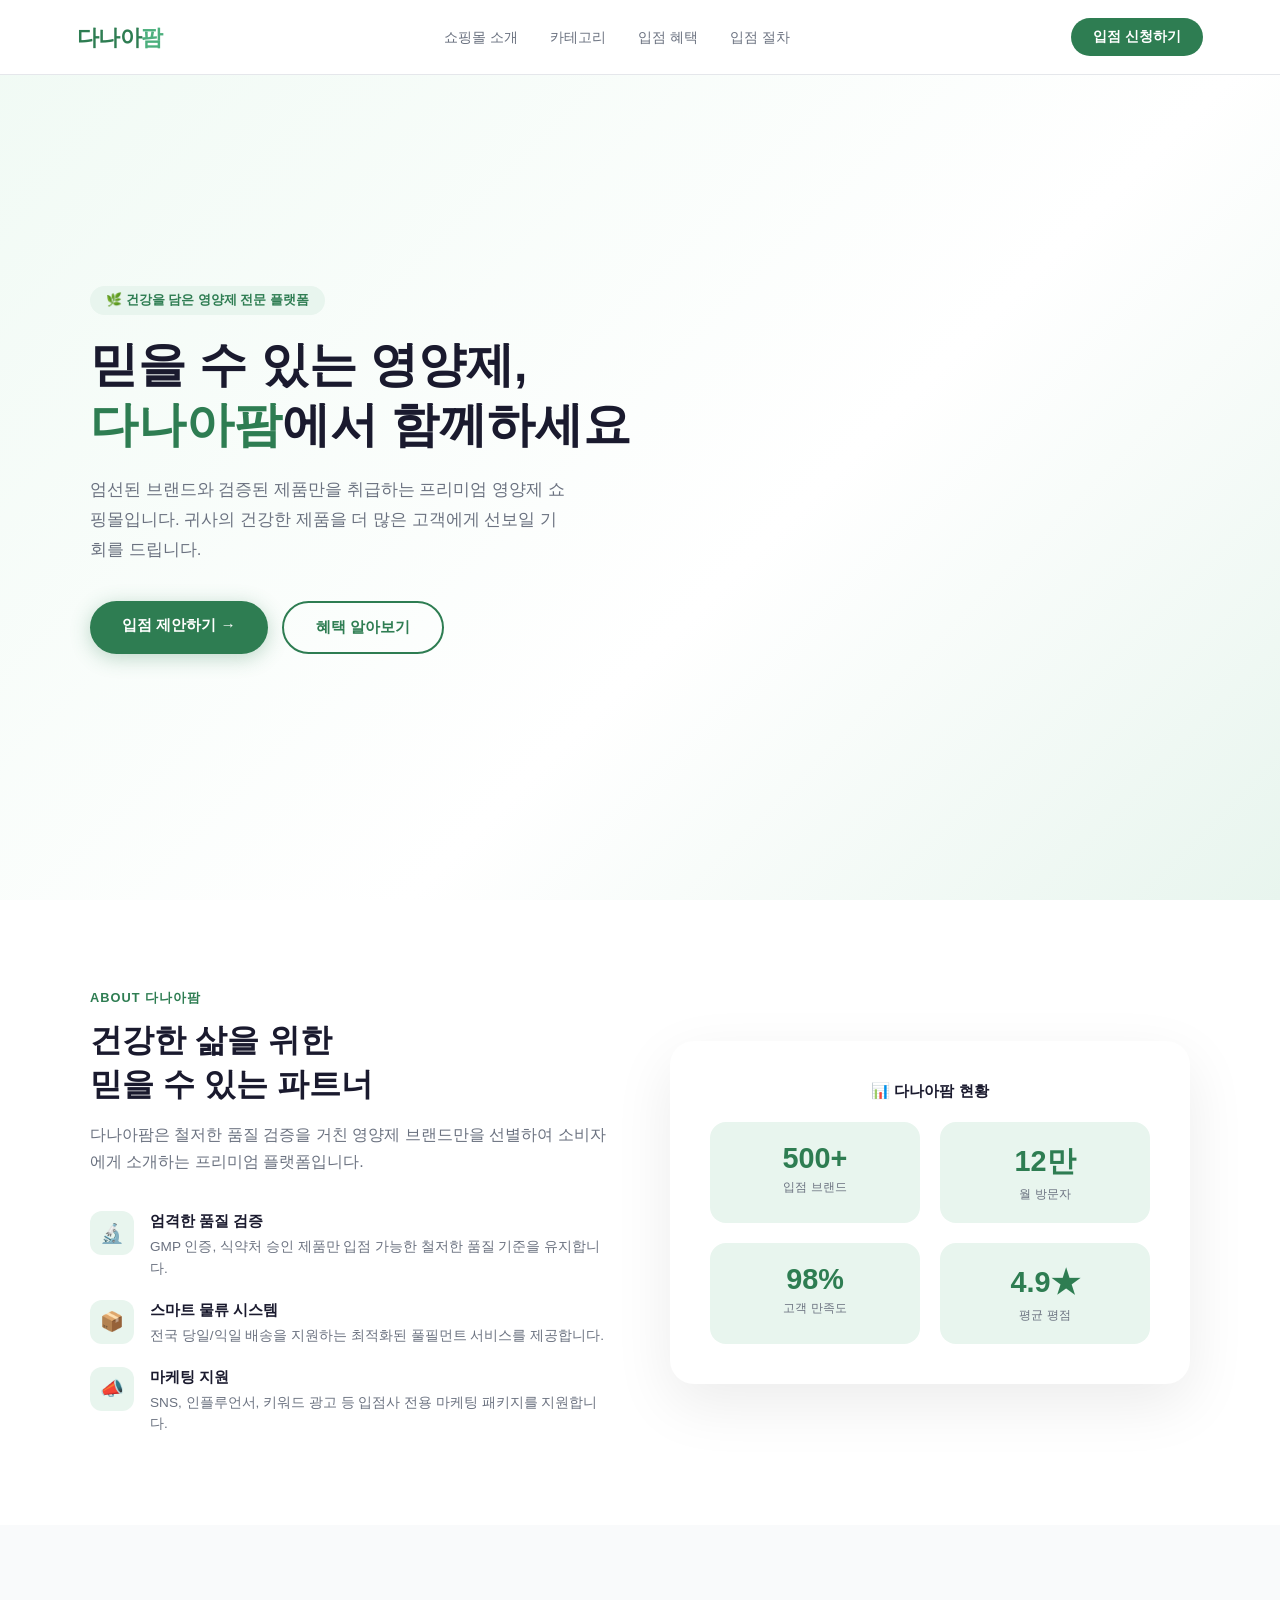
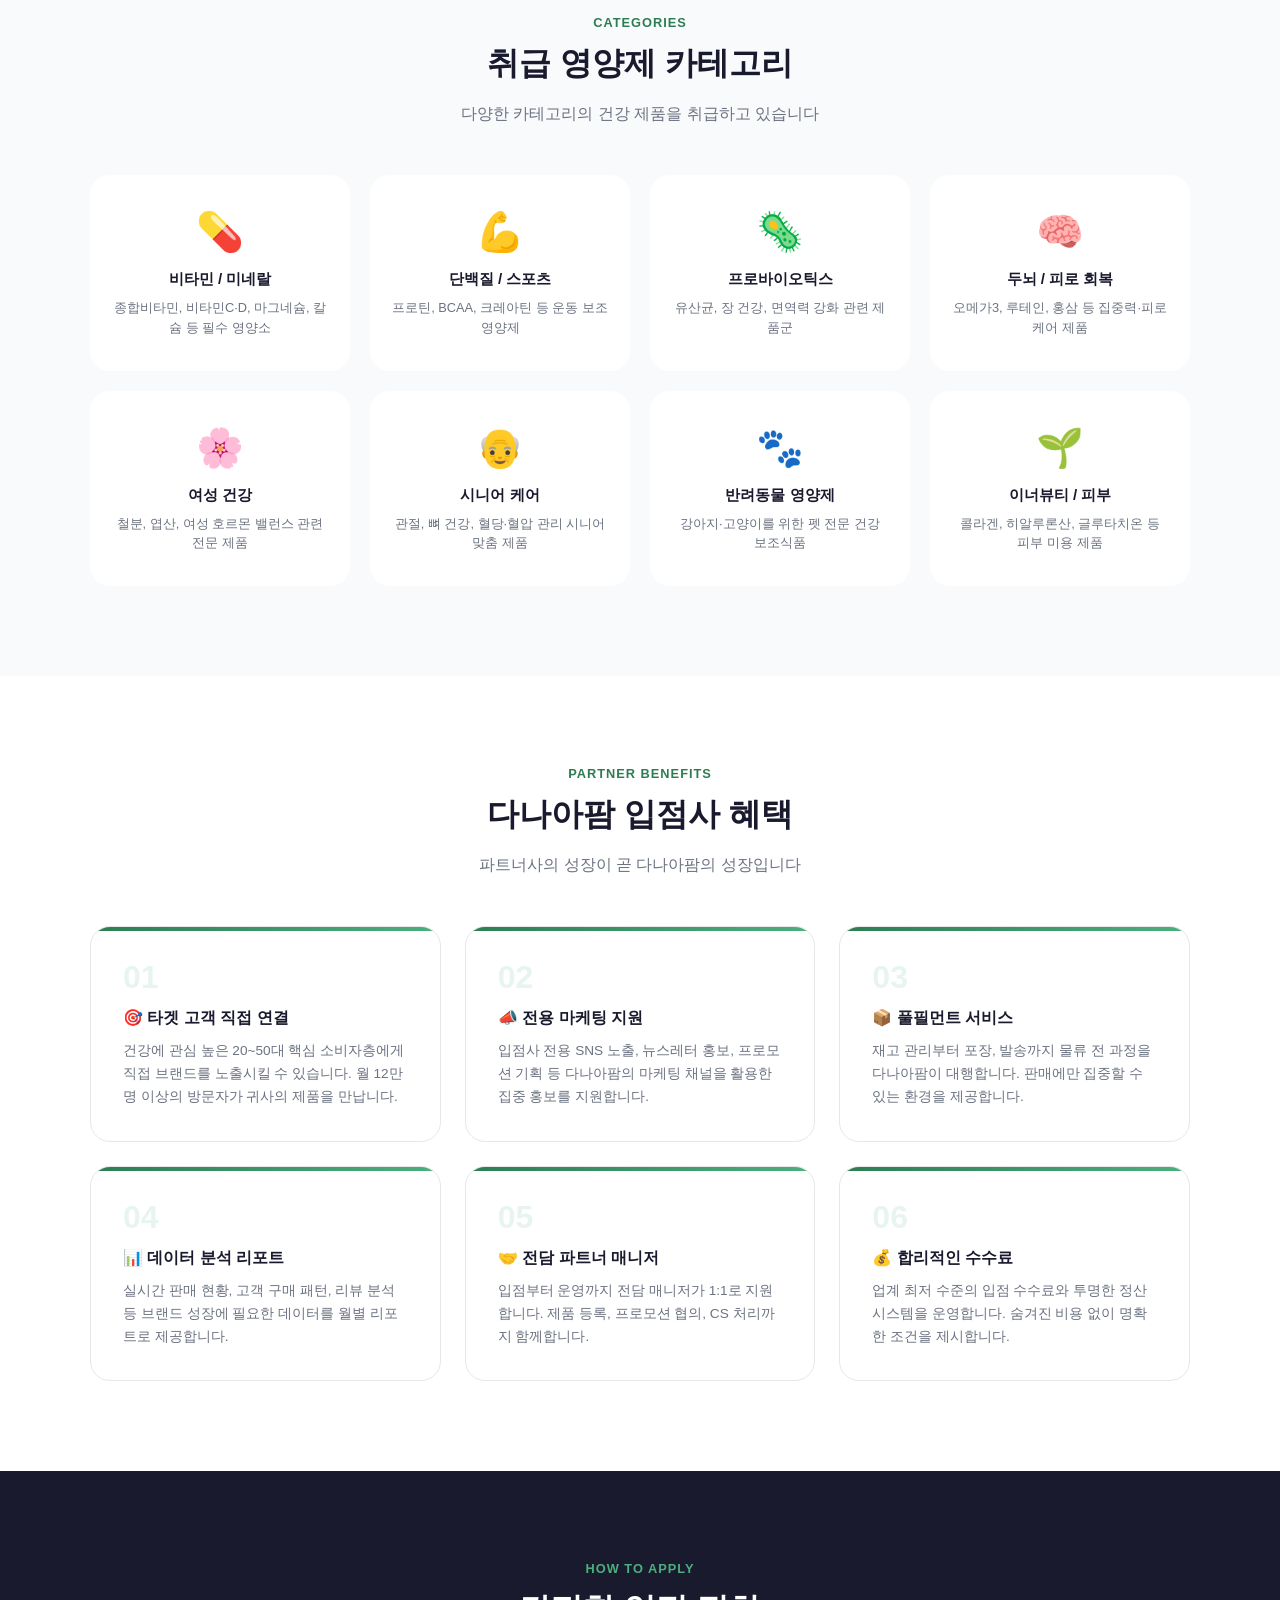
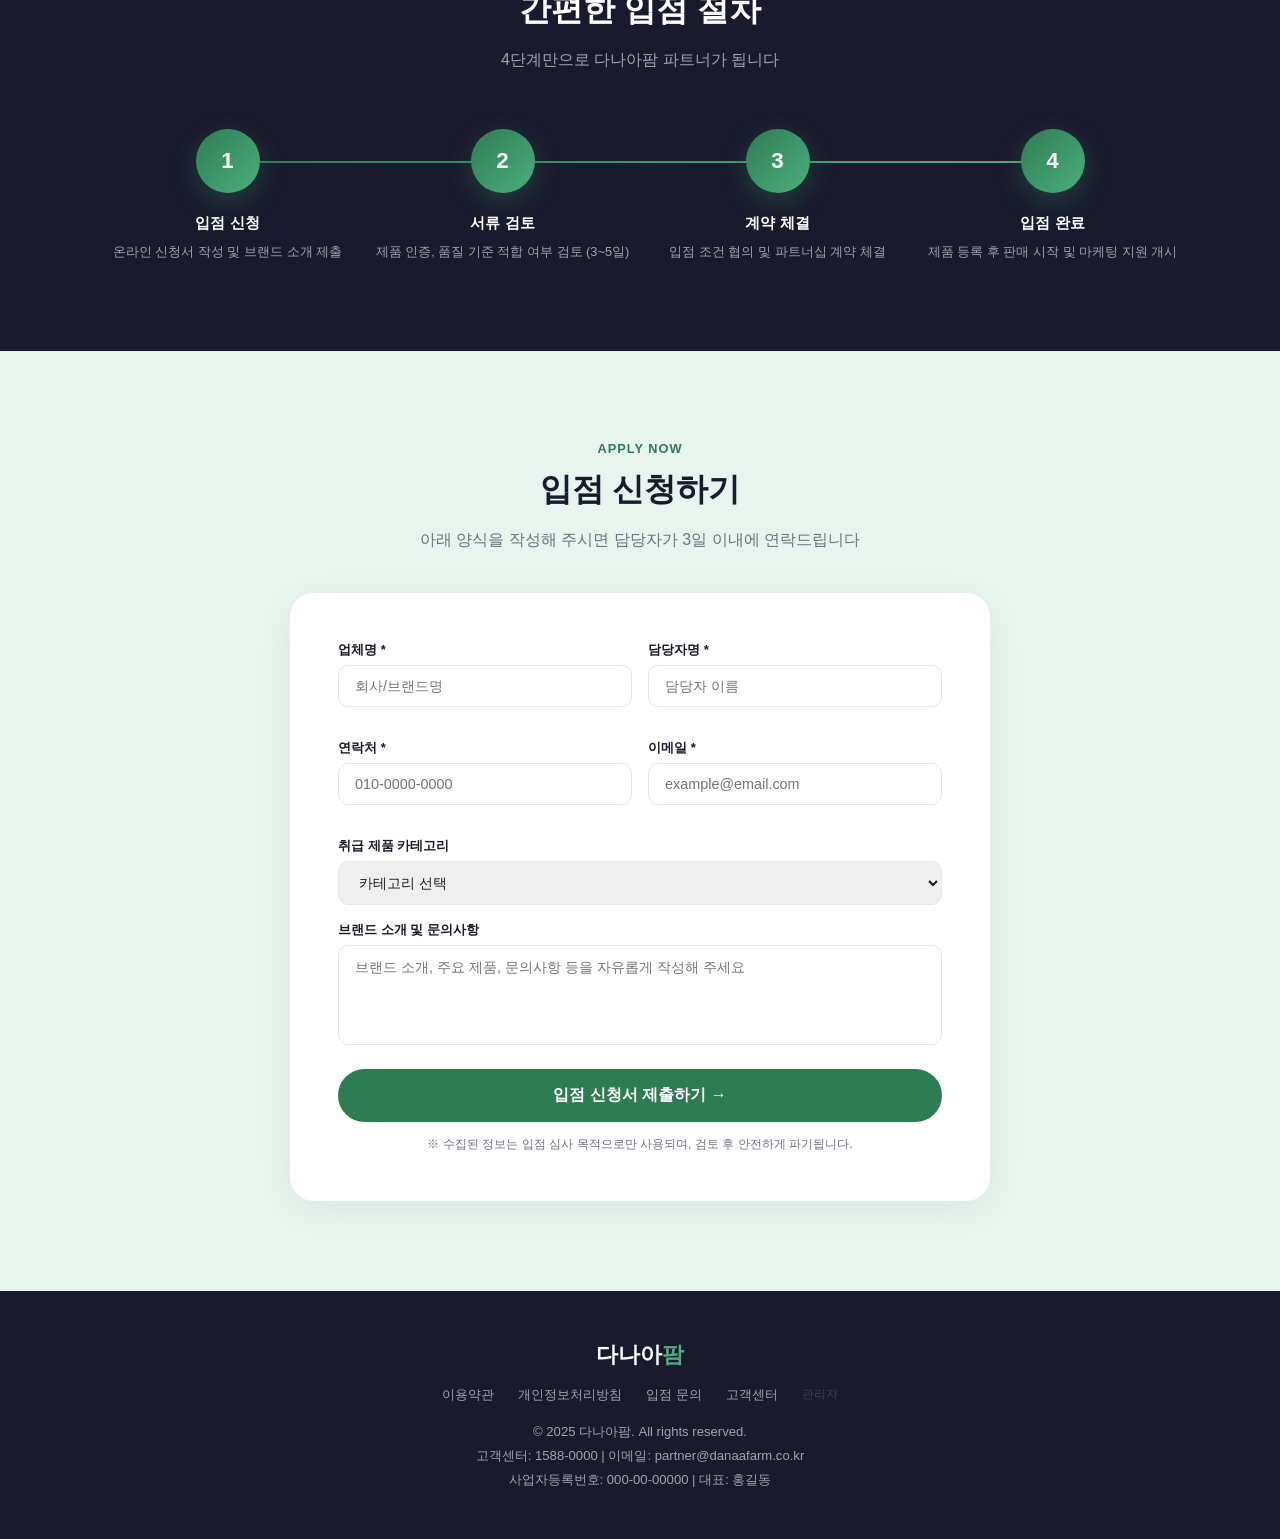
<file: index.html>
<!DOCTYPE html>
<html lang="ko">
<head>
  <meta charset="UTF-8">
  <meta name="viewport" content="width=device-width, initial-scale=1.0">
  <title>다나아팜 - 건강을 담은 쇼핑몰</title>
  <link rel="stylesheet" href="./css/style.css">

</head>
<body>

  <!-- MAIN PAGE -->
  <div id="mainPage">
  <!-- NAVIGATION -->
  <nav>
    <div class="logo">다나아<span>팜</span></div>
    <ul class="nav-links">
      <li><a href="#about">쇼핑몰 소개</a></li>
      <li><a href="#categories">카테고리</a></li>
      <li><a href="#benefits">입점 혜택</a></li>
      <li><a href="#process">입점 절차</a></li>
    </ul>
    <a href="#apply" class="nav-cta">입점 신청하기</a>
  </nav>

<section class="hero">
  <div class="hero-inner">
    <div class="hero-text">
      <div class="hero-badge">🌿 건강을 담은 영양제 전문 플랫폼</div>
      <h1>믿을 수 있는 영양제,<br><em>다나아팜</em>에서 함께하세요</h1>
      <p>엄선된 브랜드와 검증된 제품만을 취급하는 프리미엄 영양제 쇼핑몰입니다. 귀사의 건강한 제품을 더 많은 고객에게 선보일 기회를 드립니다.</p>
      <div class="hero-btns">
        <a href="#apply" class="btn-primary">입점 제안하기 →</a>
        <a href="#benefits" class="btn-outline">혜택 알아보기</a>
      </div>
    </div>

  </div>
</section>

<section id="about">
  <div class="section-inner">
    <div class="about-grid">
      <div>
        <div class="section-label">About 다나아팜</div>
        <h2 class="section-title">건강한 삶을 위한<br>믿을 수 있는 파트너</h2>
        <p class="section-sub">다나아팜은 철저한 품질 검증을 거친 영양제 브랜드만을 선별하여 소비자에게 소개하는 프리미엄 플랫폼입니다.</p>
        <div class="about-features">
          <div class="feature-item"><div class="feature-icon">🔬</div><div class="feature-text"><h4>엄격한 품질 검증</h4><p>GMP 인증, 식약처 승인 제품만 입점 가능한 철저한 품질 기준을 유지합니다.</p></div></div>
          <div class="feature-item"><div class="feature-icon">📦</div><div class="feature-text"><h4>스마트 물류 시스템</h4><p>전국 당일/익일 배송을 지원하는 최적화된 풀필먼트 서비스를 제공합니다.</p></div></div>
          <div class="feature-item"><div class="feature-icon">📣</div><div class="feature-text"><h4>마케팅 지원</h4><p>SNS, 인플루언서, 키워드 광고 등 입점사 전용 마케팅 패키지를 지원합니다.</p></div></div>
        </div>
      </div>
      <div class="hero-visual">
        <div class="hero-card">
          <div class="hero-card-title">📊 다나아팜 현황</div>
          <div class="stat-grid">
            <div class="stat-item"><div class="stat-num">500+</div><div class="stat-label">입점 브랜드</div></div>
            <div class="stat-item"><div class="stat-num">12만</div><div class="stat-label">월 방문자</div></div>
            <div class="stat-item"><div class="stat-num">98%</div><div class="stat-label">고객 만족도</div></div>
            <div class="stat-item"><div class="stat-num">4.9★</div><div class="stat-label">평균 평점</div></div>
         </div>
        </div>
      </div>
    </div>
  </div>
</section>

  <!-- CATEGORIES SECTION -->
  <section class="categories" id="categories">
    <div class="section-inner">
      <div class="cat-header">
        <div class="section-label">Categories</div>
        <h2 class="section-title">취급 영양제 카테고리</h2>
        <p class="section-sub">다양한 카테고리의 건강 제품을 취급하고 있습니다</p>
      </div>
      <div class="cat-grid">
        <div class="cat-card">
          <div class="cat-emoji">💊</div>
          <h3>비타민 / 미네랄</h3>
          <p>종합비타민, 비타민C·D, 마그네슘, 칼슘 등 필수 영양소</p>
        </div>
        <div class="cat-card">
          <div class="cat-emoji">💪</div>
          <h3>단백질 / 스포츠</h3>
          <p>프로틴, BCAA, 크레아틴 등 운동 보조 영양제</p>
        </div>
        <div class="cat-card">
          <div class="cat-emoji">🦠</div>
          <h3>프로바이오틱스</h3>
          <p>유산균, 장 건강, 면역력 강화 관련 제품군</p>
        </div>
        <div class="cat-card">
          <div class="cat-emoji">🧠</div>
          <h3>두뇌 / 피로 회복</h3>
          <p>오메가3, 루테인, 홍삼 등 집중력·피로 케어 제품</p>
        </div>
        <div class="cat-card">
          <div class="cat-emoji">🌸</div>
          <h3>여성 건강</h3>
          <p>철분, 엽산, 여성 호르몬 밸런스 관련 전문 제품</p>
        </div>
        <div class="cat-card">
          <div class="cat-emoji">👴</div>
          <h3>시니어 케어</h3>
          <p>관절, 뼈 건강, 혈당·혈압 관리 시니어 맞춤 제품</p>
        </div>
        <div class="cat-card">
          <div class="cat-emoji">🐾</div>
          <h3>반려동물 영양제</h3>
          <p>강아지·고양이를 위한 펫 전문 건강 보조식품</p>
        </div>
        <div class="cat-card">
          <div class="cat-emoji">🌱</div>
          <h3>이너뷰티 / 피부</h3>
          <p>콜라겐, 히알루론산, 글루타치온 등 피부 미용 제품</p>
        </div>
      </div>
    </div>
  </section>

<section id="benefits">
  <div class="section-inner">
    <div class="benefits-header"><div class="section-label">Partner Benefits</div><h2 class="section-title">다나아팜 입점사 혜택</h2><p class="section-sub">파트너사의 성장이 곧 다나아팜의 성장입니다</p></div>
    <div class="benefits-grid">
      <div class="benefit-card"><div class="benefit-num">01</div><h3>🎯 타겟 고객 직접 연결</h3><p>건강에 관심 높은 20~50대 핵심 소비자층에게 직접 브랜드를 노출시킬 수 있습니다. 월 12만 명 이상의 방문자가 귀사의 제품을 만납니다.</p></div>
      <div class="benefit-card"><div class="benefit-num">02</div><h3>📣 전용 마케팅 지원</h3><p>입점사 전용 SNS 노출, 뉴스레터 홍보, 프로모션 기획 등 다나아팜의 마케팅 채널을 활용한 집중 홍보를 지원합니다.</p></div>
      <div class="benefit-card"><div class="benefit-num">03</div><h3>📦 풀필먼트 서비스</h3><p>재고 관리부터 포장, 발송까지 물류 전 과정을 다나아팜이 대행합니다. 판매에만 집중할 수 있는 환경을 제공합니다.</p></div>
      <div class="benefit-card"><div class="benefit-num">04</div><h3>📊 데이터 분석 리포트</h3><p>실시간 판매 현황, 고객 구매 패턴, 리뷰 분석 등 브랜드 성장에 필요한 데이터를 월별 리포트로 제공합니다.</p></div>
      <div class="benefit-card"><div class="benefit-num">05</div><h3>🤝 전담 파트너 매니저</h3><p>입점부터 운영까지 전담 매니저가 1:1로 지원합니다. 제품 등록, 프로모션 협의, CS 처리까지 함께합니다.</p></div>
      <div class="benefit-card"><div class="benefit-num">06</div><h3>💰 합리적인 수수료</h3><p>업계 최저 수준의 입점 수수료와 투명한 정산 시스템을 운영합니다. 숨겨진 비용 없이 명확한 조건을 제시합니다.</p></div>
    </div>
  </div>
</section>

<section class="process" id="process">
  <div class="section-inner">
    <div class="process-header"><div class="section-label" style="color:var(--green-light)">How to Apply</div><h2 class="section-title">간편한 입점 절차</h2><p class="section-sub">4단계만으로 다나아팜 파트너가 됩니다</p></div>
    <div class="process-steps">
      <div class="step"><div class="step-circle">1</div><h4>입점 신청</h4><p>온라인 신청서 작성 및 브랜드 소개 제출</p></div>
      <div class="step"><div class="step-circle">2</div><h4>서류 검토</h4><p>제품 인증, 품질 기준 적합 여부 검토 (3~5일)</p></div>
      <div class="step"><div class="step-circle">3</div><h4>계약 체결</h4><p>입점 조건 협의 및 파트너십 계약 체결</p></div>
      <div class="step"><div class="step-circle">4</div><h4>입점 완료</h4><p>제품 등록 후 판매 시작 및 마케팅 지원 개시</p></div>
    </div>
  </div>
</section>

<section class="form-section" id="apply">
  <div class="section-inner">
    <div class="form-inner">
      <div class="section-label">Apply Now</div>
      <h2 class="section-title">입점 신청하기</h2>
      <p class="section-sub" style="margin-bottom:40px">아래 양식을 작성해 주시면 담당자가 3일 이내에 연락드립니다</p>
      <div class="form-card">
        <div class="form-row">
          <div class="form-group"><label>업체명 *</label><input type="text" id="company" placeholder="회사/브랜드명"></div>
          <div class="form-group"><label>담당자명 *</label><input type="text" id="pname" placeholder="담당자 이름"></div>
        </div>
        <div class="form-row">
          <div class="form-group"><label>연락처 *</label><input type="tel" id="phone" placeholder="010-0000-0000"></div>
          <div class="form-group"><label>이메일 *</label><input type="email" id="email" placeholder="example@email.com"></div>
        </div>
        <div class="form-group">
          <label>취급 제품 카테고리</label>
          <select id="category">
            <option value="">카테고리 선택</option>
            <option>비타민 / 미네랄</option><option>단백질 / 스포츠</option><option>프로바이오틱스</option>
            <option>두뇌 / 피로 회복</option><option>여성 건강</option><option>시니어 케어</option>
            <option>반려동물 영양제</option><option>이너뷰티 / 피부</option><option>기타</option>
          </select>
        </div>
        <div class="form-group"><label>브랜드 소개 및 문의사항</label><textarea id="message" placeholder="브랜드 소개, 주요 제품, 문의사항 등을 자유롭게 작성해 주세요"></textarea></div>
        <button class="form-submit" id="submitBtn" onclick="submitForm()">입점 신청서 제출하기 →</button>
        <div class="sending-msg" id="sendingMsg">⏳ 신청서를 전송 중입니다. 잠시만 기다려주세요...</div>
        <div class="success-msg" id="successMsg">✅ 입점 신청이 완료되었습니다! 담당자가 3일 이내에 연락드리겠습니다. 감사합니다 🌿</div>
        <p class="form-note">※ 수집된 정보는 입점 심사 목적으로만 사용되며, 검토 후 안전하게 파기됩니다.</p>
      </div>
    </div>
  </div>
</section>

  <!-- FOOTER -->
  <footer>
    <div class="footer-logo">다나아<span>팜</span></div>
    <div class="footer-links">
      <a href="#">이용약관</a>
      <a href="#">개인정보처리방침</a>
      <a href="#">입점 문의</a>
      <a href="#">고객센터</a>
      <a href="#" class="admin-link" onclick="openLogin(event)">관리자</a>
    </div>
    <p>© 2025 다나아팜. All rights reserved.<br>
       고객센터: 1588-0000 | 이메일: partner@danaafarm.co.kr<br>
       사업자등록번호: 000-00-00000 | 대표: 홍길동</p>
  </footer>
  </div>

  <!-- LOGIN PANEL -->
  <div id="loginPanel" style="display:flex">
    <div class="login-card">
      <div style="font-size:2rem;margin-bottom:12px">🔐</div>
      <h2>관리자 로그인</h2>
      <p>다나아팜 관리자 전용 페이지입니다</p>
      <input type="password" class="login-input" id="pwInput" placeholder="비밀번호 입력" onkeydown="if(event.key==='Enter')checkLogin()">
      <button class="login-btn" onclick="checkLogin()">로그인</button>
      <div class="login-error" id="loginError">비밀번호가 올바르지 않습니다</div>
      <span class="login-cancel" onclick="closeLogin()">취소</span>
    </div>
  </div>

  <!-- ADMIN PANEL -->
  <div id="adminPanel">
    <div class="admin-nav">
      <div class="admin-nav-logo">다나아<span>팜</span> 관리자 대시보드</div>
      <button class="admin-close" onclick="closeAdmin()">← 홈으로</button>
    </div>
    <div class="admin-body">
      <div class="admin-header">
        <h1>📋 입점 신청 관리</h1>
        <p id="adminDate">—</p>
      </div>
      
      <div class="admin-stats">
        <div class="admin-stat all">
          <div class="admin-stat-num" id="statTotal">0</div>
          <div class="admin-stat-label">📊 전체 신청</div>
        </div>
        <div class="admin-stat s1">
          <div class="admin-stat-num" id="statNew">0</div>
          <div class="admin-stat-label">🟢 신규</div>
        </div>
        <div class="admin-stat s2">
          <div class="admin-stat-num" id="statReview">0</div>
          <div class="admin-stat-label">🟡 검토중</div>
        </div>
        <div class="admin-stat s3">
          <div class="admin-stat-num" id="statDone">0</div>
          <div class="admin-stat-label">🔵 완료</div>
        </div>
        <div class="admin-stat s4">
          <div class="admin-stat-num" id="statReject">0</div>
          <div class="admin-stat-label">🔴 반려</div>
        </div>
      </div>
      
      <div class="admin-toolbar">
        <div class="admin-toolbar-left">
          <h2>신청 목록</h2>
          <div class="filter-tabs">
            <button class="ftab active" onclick="setFilter('전체',this)">전체</button>
            <button class="ftab" onclick="setFilter('신규',this)">🟢 신규</button>
            <button class="ftab" onclick="setFilter('검토중',this)">🟡 검토중</button>
            <button class="ftab" onclick="setFilter('완료',this)">🔵 완료</button>
            <button class="ftab" onclick="setFilter('반려',this)">🔴 반려</button>
          </div>
        </div>
        <div class="admin-actions">
          <button class="btn-refresh" onclick="loadApplications()">🔄 새로고침</button>
          <button class="btn-export" onclick="exportCSV()">📥 CSV 내보내기</button>
        </div>
      </div>
      
      <div class="applications-table">
        <div class="table-wrap">
          <table>
            <thead>
              <tr>
                <th>#</th>
                <th>신청일시</th>
                <th>업체명</th>
                <th>담당자</th>
                <th>연락처</th>
                <th>이메일</th>
                <th>카테고리</th>
                <th>상태 변경</th>
                <th>관리</th>
              </tr>
            </thead>
            <tbody id="appTableBody"></tbody>
          </table>
        </div>
      </div>
    </div>
  </div>

  <!-- DETAIL MODAL -->
  <div id="detailModal">
    <div class="modal-card">
      <h3>📄 신청 상세 정보 <button class="modal-close" onclick="closeDetail()">✕</button></h3>
      <div id="detailContent"></div>
      <p style="font-size:.78rem;color:var(--gray);margin-top:16px;text-align:center">상태를 클릭하면 즉시 변경 및 저장됩니다</p>
      <div class="modal-status-row" id="modalStatusRow"></div>
    </div>
  </div>

  <!-- TOAST NOTIFICATION -->
  <div class="toast" id="toast"></div>

<script>
  // ===== ADMIN CONFIGURATION =====
  const ADMIN_PW = 'danaafarm2024';
  let applications = [];
  let currentFilter = '전체';
  let currentDetailIdx = -1;

  // ===== TOAST NOTIFICATION =====
  function showToast(msg) {
    const t = document.getElementById('toast');
    t.textContent = msg;
    t.classList.add('show');
    setTimeout(() => t.classList.remove('show'), 2500);
  }

  // ===== LOGIN FUNCTIONS =====
  function openLogin(e) {
    if (e) e.preventDefault();
    document.getElementById('loginPanel').style.display = 'flex';
    document.getElementById('pwInput').value = '';
    document.getElementById('loginError').style.display = 'none';
    setTimeout(() => document.getElementById('pwInput').focus(), 100);
  }

  function closeLogin() {
    document.getElementById('loginPanel').style.display = 'none';
  }

  function checkLogin() {
    if (document.getElementById('pwInput').value === ADMIN_PW) {
      closeLogin();
      openAdmin();
    } else {
      document.getElementById('loginError').style.display = 'block';
      document.getElementById('pwInput').value = '';
    }
  }

  // ===== ADMIN FUNCTIONS =====
  function openAdmin() {
    document.getElementById('adminPanel').style.display = 'block';
    window.scrollTo(0, 0);
    loadApplications();
  }

  function closeAdmin() {
    document.getElementById('adminPanel').style.display = 'none';
  }

  async function loadApplications() {
    try {
      const r = await window.storage.get('danaafarm_applications');
      applications = r ? JSON.parse(r.value) : [];
    } catch (e) {
      applications = [];
    }
    renderTable();
    updateStats();
    document.getElementById('adminDate').textContent = 
      '마지막 업데이트: ' + new Date().toLocaleString('ko-KR');
  }

  async function saveApplications() {
    try {
      await window.storage.set('danaafarm_applications', JSON.stringify(applications));
    } catch (e) {
      console.error(e);
    }
  }

  function updateStats() {
    document.getElementById('statTotal').textContent = applications.length;
    document.getElementById('statNew').textContent = 
      applications.filter(a => a.status === '신규').length;
    document.getElementById('statReview').textContent = 
      applications.filter(a => a.status === '검토중').length;
    document.getElementById('statDone').textContent = 
      applications.filter(a => a.status === '완료').length;
    document.getElementById('statReject').textContent = 
      applications.filter(a => a.status === '반려').length;
  }

  function setFilter(f, el) {
    currentFilter = f;
    document.querySelectorAll('.ftab').forEach(t => t.classList.remove('active'));
    el.classList.add('active');
    renderTable();
  }

  function renderTable() {
    const filtered = currentFilter === '전체' ? 
      applications : 
      applications.filter(a => a.status === currentFilter);
    const reversed = filtered.slice().reverse();
    const tbody = document.getElementById('appTableBody');
    
    if (!reversed.length) {
      tbody.innerHTML = `<tr><td colspan="9"><div class="empty-state"><div class="empty-icon">📭</div><p>해당 상태의 신청 내역이 없습니다</p></div></td></tr>`;
      return;
    }
    
    tbody.innerHTML = reversed.map((a) => {
      const realIdx = applications.indexOf(a);
      return `<tr>
        <td style="color:var(--gray);font-size:.78rem">${realIdx + 1}</td>
        <td style="white-space:nowrap;font-size:.78rem">${new Date(a.date).toLocaleString('ko-KR', {month:'2-digit',day:'2-digit',hour:'2-digit',minute:'2-digit'})}</td>
        <td><strong>${a.company}</strong></td>
        <td>${a.name}</td>
        <td style="white-space:nowrap">${a.phone}</td>
        <td style="font-size:.78rem">${a.email}</td>
        <td style="font-size:.8rem">${a.category || '—'}</td>
        <td>
          <select class="status-select s-${a.status || '신규'}" onchange="changeStatus(${realIdx},this)">
            <option ${a.status === '신규' ? 'selected' : ''}>신규</option>
            <option ${a.status === '검토중' ? 'selected' : ''}>검토중</option>
            <option ${a.status === '완료' ? 'selected' : ''}>완료</option>
            <option ${a.status === '반려' ? 'selected' : ''}>반려</option>
          </select>
        </td>
        <td style="white-space:nowrap">
          <button class="detail-btn" onclick="showDetail(${realIdx})">상세</button>
          <button class="delete-btn" onclick="deleteApp(${realIdx})" title="삭제">🗑</button>
        </td>
      </tr>`;
    }).join('');
  }

  async function changeStatus(idx, sel) {
    const prev = applications[idx].status;
    const next = sel.value;
    applications[idx].status = next;
    sel.className = `status-select s-${next}`;
    await saveApplications();
    updateStats();
    showToast(`✅ "${applications[idx].company}" 상태: ${prev} → ${next}`);
    if (currentDetailIdx === idx) renderModalStatus(idx);
  }

  async function deleteApp(idx) {
    if (!confirm(`"${applications[idx].company}" 신청을 삭제하시겠습니까?`)) return;
    applications.splice(idx, 1);
    await saveApplications();
    renderTable();
    updateStats();
    showToast('🗑 삭제되었습니다');
  }

  function showDetail(idx) {
    currentDetailIdx = idx;
    const a = applications[idx];
    document.getElementById('detailContent').innerHTML = `
      <div class="modal-row"><div class="modal-label">업체명</div><div class="modal-val"><strong>${a.company}</strong></div></div>
      <div class="modal-row"><div class="modal-label">담당자</div><div class="modal-val">${a.name}</div></div>
      <div class="modal-row"><div class="modal-label">연락처</div><div class="modal-val"><a href="tel:${a.phone}" style="color:var(--green)">${a.phone}</a></div></div>
      <div class="modal-row"><div class="modal-label">이메일</div><div class="modal-val"><a href="mailto:${a.email}" style="color:var(--green)">${a.email}</a></div></div>
      <div class="modal-row"><div class="modal-label">카테고리</div><div class="modal-val">${a.category || '—'}</div></div>
      <div class="modal-row"><div class="modal-label">신청일시</div><div class="modal-val">${new Date(a.date).toLocaleString('ko-KR')}</div></div>
      <div class="modal-row"><div class="modal-label">소개/문의</div><div class="modal-val" style="background:#f9fafb;padding:12px;border-radius:8px;max-height:120px;overflow-y:auto;white-space:pre-wrap">${a.message || '(없음)'}</div></div>
      <div style="margin-top:20px;font-size:.82rem;font-weight:700;color:var(--gray);margin-bottom:8px">📌 상태 변경</div>`;
    renderModalStatus(idx);
    document.getElementById('detailModal').style.display = 'flex';
  }

  function renderModalStatus(idx) {
    const a = applications[idx];
    const statuses = ['신규', '검토중', '완료', '반려'];
    document.getElementById('modalStatusRow').innerHTML = statuses.map(s =>
      `<button class="modal-status-btn ${s} ${a.status === s ? 'active' : ''}" onclick="changeStatusFromModal(${idx},'${s}')">${s}</button>`
    ).join('');
  }

  async function changeStatusFromModal(idx, newStatus) {
    const prev = applications[idx].status;
    applications[idx].status = newStatus;
    await saveApplications();
    renderTable();
    updateStats();
    renderModalStatus(idx);
    showToast(`✅ 상태 변경: ${prev} → ${newStatus}`);
  }

  function closeDetail() {
    document.getElementById('detailModal').style.display = 'none';
    currentDetailIdx = -1;
  }

  function exportCSV() {
    if (!applications.length) {
      alert('신청 데이터가 없습니다.');
      return;
    }
    const h = ['번호', '신청일시', '업체명', '담당자', '연락처', '이메일', '카테고리', '상태', '소개/문의'];
    const rows = applications.map((a, i) => [
      i + 1,
      new Date(a.date).toLocaleString('ko-KR'),
      a.company,
      a.name,
      a.phone,
      a.email,
      a.category || '',
      a.status || '신규',
      (a.message || '').replace(/,/g, '；').replace(/\n/g, ' ')
    ]);
    const csv = '\uFEFF' + [h, ...rows]
      .map(r => r.map(c => `"${c}"`).join(','))
      .join('\n');
    const blob = new Blob([csv], { type: 'text/csv;charset=utf-8;' });
    const url = URL.createObjectURL(blob);
    const l = document.createElement('a');
    l.href = url;
    l.download = '다나아팜_입점신청_' + new Date().toLocaleDateString('ko-KR') + '.csv';
    l.click();
  }

  // ===== FORM SUBMISSION =====
  async function submitForm() {
    const company = document.getElementById('company').value.trim();
    const name = document.getElementById('pname').value.trim();
    const phone = document.getElementById('phone').value.trim();
    const email = document.getElementById('email').value.trim();
    const category = document.getElementById('category').value;
    const message = document.getElementById('message').value.trim();
    
    if (!company || !name || !phone || !email) {
      alert('필수 항목을 모두 입력해 주세요.');
      return;
    }
    
    document.getElementById('submitBtn').disabled = true;
    document.getElementById('submitBtn').style.display = 'none';
    document.getElementById('sendingMsg').style.display = 'block';
    
    const newApp = {
      company,
      name,
      phone,
      email,
      category,
      message,
      date: new Date().toISOString(),
      status: '신규'
    };
    
    try {
      const r = await window.storage.get('danaafarm_applications');
      const arr = r ? JSON.parse(r.value) : [];
      arr.push(newApp);
      await window.storage.set('danaafarm_applications', JSON.stringify(arr));
    } catch (e) {}
    
    try {
      await fetch('https://api.anthropic.com/v1/messages', {
        method: 'POST',
        headers: { 'Content-Type': 'application/json' },
        body: JSON.stringify({
          model: 'claude-sonnet-4-20250514',
          max_tokens: 1000,
          messages: [{
            role: 'user',
            content: `다나아팜 입점 신청이 접수되었습니다. 아래 내용으로 이메일을 발송해주세요.\n받는 사람: partner@danaafarm.co.kr\n제목: [다나아팜] 새 입점 신청 - ${company}\n\n■ 업체명: ${company}\n■ 담당자: ${name}\n■ 연락처: ${phone}\n■ 이메일: ${email}\n■ 카테고리: ${category || '미선택'}\n■ 브랜드 소개: ${message || '없음'}\n■ 신청일시: ${new Date().toLocaleString('ko-KR')}`
          }],
          mcp_servers: [{
            type: 'url',
            url: 'https://gmailmcp.googleapis.com/mcp/v1',
            name: 'gmail-mcp'
          }]
        })
      });
    } catch (e) {}
    
    document.getElementById('sendingMsg').style.display = 'none';
    document.getElementById('successMsg').style.display = 'block';
  }

  // ===== INITIALIZATION =====
  document.addEventListener('DOMContentLoaded', () => {
    document.getElementById('loginPanel').style.display = 'none';
  });
</script>
</body>
</html>
</file>
<file: css/style.css>
/* =============================================
   다나아팜 (Danaafarm) - style.css
   ============================================= */

/* ---------- CSS Variables ---------- */
:root {
  --green: #2e7d52;
  --green-light: #4caf7d;
  --green-pale: #e8f5ee;
  --dark: #1a1a2e;
  --gray: #6b7280;
  --light: #f9fafb;
  --white: #ffffff;
}

/* ---------- Reset ---------- */
* { margin: 0; padding: 0; box-sizing: border-box; }
html { scroll-behavior: smooth; }
body {
  font-family: 'Apple SD Gothic Neo', 'Noto Sans KR', sans-serif;
  color: var(--dark);
  background: var(--white);
}

/* =============================================
   NAVIGATION
   ============================================= */
nav {
  position: fixed; top: 0; width: 100%;
  background: rgba(255,255,255,0.95);
  backdrop-filter: blur(10px);
  z-index: 100;
  display: flex; justify-content: space-between; align-items: center;
  padding: 18px 6%;
  border-bottom: 1px solid #e5e7eb;
}
.logo {
  font-size: 1.4rem; font-weight: 800;
  color: var(--green); letter-spacing: -0.5px; cursor: pointer;
}
.logo span { color: var(--green-light); }
.nav-links { display: flex; gap: 32px; list-style: none; }
.nav-links a {
  text-decoration: none; color: var(--gray);
  font-size: 0.9rem; font-weight: 500; transition: color 0.2s;
}
.nav-links a:hover { color: var(--green); }
.nav-cta {
  background: var(--green); color: white;
  padding: 10px 22px; border-radius: 50px;
  font-size: 0.85rem; font-weight: 600;
  text-decoration: none; transition: background 0.2s;
}
.nav-cta:hover { background: var(--green-light); }

/* =============================================
   HERO
   ============================================= */
.hero {
  min-height: 100vh; display: flex; align-items: center;
  background: linear-gradient(135deg, #f0faf4 0%, #ffffff 60%, #e8f5ee 100%);
  padding: 120px 6% 80px;
}
.hero-inner {
  max-width: 1100px; margin: 0 auto;
  display: flex; align-items: center; gap: 60px; width: 100%;
}
.hero-text { flex: 1; }
.hero-badge {
  display: inline-block; background: var(--green-pale); color: var(--green);
  padding: 6px 16px; border-radius: 50px;
  font-size: 0.8rem; font-weight: 600; margin-bottom: 20px;
}
.hero h1 { font-size: 3rem; font-weight: 800; line-height: 1.25; margin-bottom: 20px; }
.hero h1 em { color: var(--green); font-style: normal; }
.hero p {
  font-size: 1.05rem; color: var(--gray);
  line-height: 1.8; margin-bottom: 36px; max-width: 480px;
}
.hero-btns { display: flex; gap: 14px; flex-wrap: wrap; }

/* Buttons */
.btn-primary {
  background: var(--green); color: white;
  padding: 14px 32px; border-radius: 50px;
  font-size: 0.95rem; font-weight: 700;
  text-decoration: none; transition: all 0.2s;
  box-shadow: 0 4px 20px rgba(46,125,82,0.3);
}
.btn-primary:hover { background: var(--green-light); transform: translateY(-2px); }
.btn-outline {
  border: 2px solid var(--green); color: var(--green);
  padding: 14px 32px; border-radius: 50px;
  font-size: 0.95rem; font-weight: 700;
  text-decoration: none; transition: all 0.2s;
}
.btn-outline:hover { background: var(--green-pale); }



/* =============================================
   SECTION COMMON
   ============================================= */
section { padding: 90px 6%; }
.section-inner { max-width: 1100px; margin: 0 auto; }
.section-label {
  color: var(--green); font-size: 0.8rem; font-weight: 700;
  letter-spacing: 1px; text-transform: uppercase; margin-bottom: 12px;
}
.section-title { font-size: 2rem; font-weight: 800; margin-bottom: 14px; }
.section-sub { color: var(--gray); font-size: 1rem; line-height: 1.7; }

/* =============================================
   ABOUT
   ============================================= */
.about-grid { display: grid; grid-template-columns: 1fr 1fr; gap: 60px; align-items: center; }
.about-features { display: flex; flex-direction: column; gap: 20px; margin-top: 36px; }
.feature-item { display: flex; gap: 16px; align-items: flex-start; }
.feature-icon {
  width: 44px; height: 44px; background: var(--green-pale);
  border-radius: 12px; display: flex; align-items: center;
  justify-content: center; font-size: 1.2rem; flex-shrink: 0;
}
.feature-text h4 { font-size: 0.95rem; font-weight: 700; margin-bottom: 4px; }
.feature-text p { font-size: 0.85rem; color: var(--gray); line-height: 1.6; }
/* Hero Card */
.hero-visual { flex: 1; display: flex; justify-content: center; }
.hero-card {
  width: 100%;
  max-width: 100%;
  background: white; border-radius: 24px; padding: 40px;
  box-shadow: 0 20px 60px rgba(0,0,0,0.08);
}
.stat-grid { display: grid; grid-template-columns: 1fr 1fr; gap: 20px; }
.stat-item {
  text-align: center; padding: 20px;
  background: var(--green-pale); border-radius: 16px;
}
.stat-num { font-size: 1.8rem; font-weight: 800; color: var(--green); }
.stat-label { font-size: 0.78rem; color: var(--gray); margin-top: 4px; }
.hero-card-title { text-align: center; font-weight: 700; margin-bottom: 20px; font-size: 0.95rem; }
/* =============================================
   CATEGORIES
   ============================================= */
.categories { background: var(--light); }
.cat-header { text-align: center; margin-bottom: 48px; }
.cat-grid { display: grid; grid-template-columns: repeat(4, 1fr); gap: 20px; }
.cat-card {
  background: white; border-radius: 20px; padding: 32px 20px;
  text-align: center; transition: all 0.2s; border: 2px solid transparent;
}
.cat-card:hover {
  border-color: var(--green-light);
  transform: translateY(-4px);
  box-shadow: 0 12px 30px rgba(0,0,0,0.08);
}
.cat-emoji { font-size: 2.4rem; margin-bottom: 14px; }
.cat-card h3 { font-size: 0.95rem; font-weight: 700; margin-bottom: 8px; }
.cat-card p { font-size: 0.8rem; color: var(--gray); line-height: 1.5; }

/* =============================================
   BENEFITS
   ============================================= */
.benefits-header { text-align: center; margin-bottom: 48px; }
.benefits-grid { display: grid; grid-template-columns: repeat(3, 1fr); gap: 24px; }
.benefit-card {
  border: 1px solid #e5e7eb; border-radius: 20px; padding: 32px;
  transition: all 0.2s; position: relative; overflow: hidden;
}
.benefit-card::before {
  content: ''; position: absolute; top: 0; left: 0; right: 0; height: 4px;
  background: linear-gradient(90deg, var(--green), var(--green-light));
}
.benefit-card:hover { box-shadow: 0 16px 40px rgba(0,0,0,0.08); transform: translateY(-4px); }
.benefit-num { font-size: 2rem; font-weight: 800; color: var(--green-pale); margin-bottom: 12px; }
.benefit-card h3 { font-size: 1rem; font-weight: 700; margin-bottom: 10px; }
.benefit-card p { font-size: 0.85rem; color: var(--gray); line-height: 1.7; }

/* =============================================
   PROCESS
   ============================================= */
.process { background: var(--dark); color: white; }
.process-header { text-align: center; margin-bottom: 56px; }
.process-header .section-title { color: white; }
.process-header .section-sub { color: #9ca3af; }
.process-steps { display: flex; position: relative; }
.process-steps::before {
  content: ''; position: absolute; top: 32px; left: 10%; right: 10%;
  height: 2px; background: linear-gradient(90deg, var(--green), var(--green-light)); z-index: 0;
}
.step { flex: 1; text-align: center; position: relative; z-index: 1; }
.step-circle {
  width: 64px; height: 64px; border-radius: 50%;
  background: linear-gradient(135deg, var(--green), var(--green-light));
  display: flex; align-items: center; justify-content: center;
  margin: 0 auto 20px; font-size: 1.4rem; font-weight: 800; color: white;
  box-shadow: 0 8px 24px rgba(46,125,82,0.4);
}
.step h4 { font-size: 0.95rem; font-weight: 700; margin-bottom: 8px; color: white; }
.step p { font-size: 0.8rem; color: #9ca3af; line-height: 1.5; padding: 0 8px; }

/* =============================================
   APPLY FORM
   ============================================= */
.form-section { background: var(--green-pale); }
.form-inner { max-width: 700px; margin: 0 auto; text-align: center; }
.form-card {
  background: white; border-radius: 24px; padding: 48px;
  box-shadow: 0 8px 40px rgba(0,0,0,0.06);
}
.form-row { display: grid; grid-template-columns: 1fr 1fr; gap: 16px; margin-bottom: 16px; }
.form-group { display: flex; flex-direction: column; gap: 6px; margin-bottom: 16px; text-align: left; }
.form-group label { font-size: 0.82rem; font-weight: 600; color: var(--dark); }
.form-group input,
.form-group textarea,
.form-group select {
  border: 1px solid #e5e7eb; border-radius: 10px;
  padding: 12px 16px; font-size: 0.9rem; color: var(--dark);
  outline: none; transition: border 0.2s; font-family: inherit;
}
.form-group input:focus,
.form-group textarea:focus,
.form-group select:focus { border-color: var(--green); }
.form-group textarea { height: 100px; resize: none; }
.form-submit {
  width: 100%; background: var(--green); color: white; border: none;
  padding: 16px; border-radius: 50px; font-size: 1rem; font-weight: 700;
  cursor: pointer; transition: all 0.2s; margin-top: 8px;
}
.form-submit:hover { background: var(--green-light); }
.form-submit:disabled { background: #9ca3af; cursor: not-allowed; }
.success-msg {
  display: none; background: var(--green-pale); border-radius: 16px;
  padding: 24px; text-align: center; color: var(--green);
  font-weight: 600; margin-top: 16px;
}
.sending-msg { display: none; color: var(--gray); font-size: 0.85rem; margin-top: 12px; }
.form-note { font-size: 0.78rem; color: var(--gray); margin-top: 14px; }

/* =============================================
   FOOTER
   ============================================= */
footer { background: var(--dark); color: #9ca3af; padding: 48px 6%; text-align: center; }
.footer-logo { font-size: 1.4rem; font-weight: 800; color: white; margin-bottom: 12px; cursor: pointer; }
.footer-logo span { color: var(--green-light); }
.footer-links { display: flex; justify-content: center; gap: 24px; margin: 16px 0; flex-wrap: wrap; }
.footer-links a { color: #9ca3af; text-decoration: none; font-size: 0.82rem; }
.footer-links a:hover { color: var(--green-light); }
.admin-link { color: #374151 !important; font-size: 0.75rem !important; }
footer p { font-size: 0.82rem; line-height: 1.8; }

/* =============================================
   STATUS BADGES
   ============================================= */
.badge { display: inline-block; padding: 3px 10px; border-radius: 50px; font-size: 0.72rem; font-weight: 600; }
.badge-신규    { background: #dcfce7; color: #16a34a; }
.badge-검토중  { background: #fef9c3; color: #ca8a04; }
.badge-완료    { background: #dbeafe; color: #1d4ed8; }
.badge-반려    { background: #fee2e2; color: #dc2626; }

/* =============================================
   ADMIN PANEL
   ============================================= */
#adminPanel {
  display: none; position: fixed; inset: 0;
  background: #f3f4f6; z-index: 9999; overflow-y: auto;
}
.admin-nav {
  background: var(--dark); padding: 16px 32px;
  display: flex; justify-content: space-between; align-items: center;
}
.admin-nav-logo { color: white; font-weight: 800; font-size: 1.1rem; }
.admin-nav-logo span { color: var(--green-light); }
.admin-close {
  background: none; border: 1px solid #4b5563; color: #9ca3af;
  padding: 8px 16px; border-radius: 8px; cursor: pointer; font-size: 0.85rem;
}
.admin-close:hover { background: #374151; }
.admin-body { max-width: 1100px; margin: 0 auto; padding: 32px 24px; }
.admin-header { margin-bottom: 28px; }
.admin-header h1 { font-size: 1.5rem; font-weight: 800; color: var(--dark); }
.admin-header p { color: var(--gray); font-size: 0.88rem; margin-top: 4px; }
.admin-stats { display: grid; grid-template-columns: repeat(5, 1fr); gap: 16px; margin-bottom: 28px; }
.admin-stat { background: white; border-radius: 16px; padding: 20px 24px; box-shadow: 0 2px 8px rgba(0,0,0,0.05); }
.admin-stat-num { font-size: 1.8rem; font-weight: 800; color: var(--green); }
.admin-stat-label { font-size: 0.78rem; color: var(--gray); margin-top: 4px; }
.admin-toolbar {
  display: flex; justify-content: space-between; align-items: center;
  margin-bottom: 16px; flex-wrap: wrap; gap: 12px;
}
.admin-toolbar h2 { font-size: 1rem; font-weight: 700; }
.admin-actions { display: flex; gap: 10px; }
.ftab{background:white;border:1px solid #e5e7eb;color:var(--gray);padding:6px 14px;border-radius:50px;font-size:.78rem;font-weight:600;cursor:pointer;transition:all .2s;}
.ftab.active,.ftab:hover{background:var(--green);color:white;border-color:var(--green);}
.admin-actions{display:flex;gap:10px;}

.btn-export {
  background: var(--green); color: white; border: none;
  padding: 9px 18px; border-radius: 8px; font-size: 0.82rem; font-weight: 600; cursor: pointer;
}
.btn-export:hover { background: var(--green-light); }
.btn-refresh {
  background: white; color: var(--dark); border: 1px solid #e5e7eb;
  padding: 9px 18px; border-radius: 8px; font-size: 0.82rem; font-weight: 600; cursor: pointer;
}
.btn-refresh:hover { background: #f9fafb; }

/* Table */
.applications-table { background: white; border-radius: 16px; overflow: hidden; box-shadow: 0 2px 8px rgba(0,0,0,0.05); }
.table-wrap { overflow-x: auto; }
table { width: 100%; border-collapse: collapse; }
th {
  background: #f9fafb; padding: 14px 16px; text-align: left;
  font-size: 0.78rem; font-weight: 700; color: var(--gray);
  text-transform: uppercase; letter-spacing: 0.5px; border-bottom: 1px solid #e5e7eb;
}
td { padding: 14px 16px; font-size: 0.85rem; border-bottom: 1px solid #f3f4f6; vertical-align: middle; }
tr:last-child td { border-bottom: none; }
tr:hover td { background: #f9fafb; }

/* Status Select */
.status-select {
  border: 1px solid #e5e7eb; border-radius: 8px;
  padding: 5px 10px; font-size: 0.78rem; font-weight: 600;
  cursor: pointer; outline: none; font-family: inherit;
  background: white; transition: border 0.2s;
}
.status-select:focus { border-color: var(--green); }
.status-select.s-신규   { background: #dcfce7; color: #16a34a; border-color: #86efac; }
.status-select.s-검토중 { background: #fef9c3; color: #ca8a04; border-color: #fde047; }
.status-select.s-완료   { background: #dbeafe; color: #1d4ed8; border-color: #93c5fd; }
.status-select.s-반려   { background: #fee2e2; color: #dc2626; border-color: #fca5a5; }

/* Action buttons */
.detail-btn {
  background: var(--green-pale); color: var(--green); border: none;
  padding: 5px 12px; border-radius: 6px; font-size: 0.75rem; font-weight: 600; cursor: pointer;
}
.detail-btn:hover { background: var(--green); color: white; }
.delete-btn {
  background: #fee2e2; color: #dc2626; border: none;
  padding: 5px 10px; border-radius: 6px; font-size: 0.75rem; cursor: pointer; margin-left: 4px;
}
.delete-btn:hover { background: #dc2626; color: white; }

/* Empty State */
.empty-state { text-align: center; padding: 60px 20px; color: var(--gray); }
.empty-state .empty-icon { font-size: 3rem; margin-bottom: 12px; }

/* =============================================
   LOGIN MODAL
   ============================================= */
#loginPanel {
  display: none; position: fixed; inset: 0;
  background: rgba(0,0,0,0.7); z-index: 9998;
  align-items: center; justify-content: center;
}
.login-card {
  background: white; border-radius: 24px; padding: 48px 40px;
  max-width: 380px; width: 90%; text-align: center;
  box-shadow: 0 20px 60px rgba(0,0,0,0.3);
}
.login-card h2 { font-size: 1.3rem; font-weight: 800; margin-bottom: 6px; }
.login-card p { color: var(--gray); font-size: 0.85rem; margin-bottom: 28px; }
.login-input {
  width: 100%; border: 1px solid #e5e7eb; border-radius: 10px;
  padding: 13px 16px; font-size: 0.95rem; outline: none;
  margin-bottom: 14px; font-family: inherit; text-align: center; letter-spacing: 2px;
}
.login-input:focus { border-color: var(--green); }
.login-btn {
  width: 100%; background: var(--green); color: white; border: none;
  padding: 14px; border-radius: 50px; font-size: 0.95rem; font-weight: 700; cursor: pointer;
}
.login-btn:hover { background: var(--green-light); }
.login-error { color: #ef4444; font-size: 0.82rem; margin-top: 8px; display: none; }
.login-cancel { color: var(--gray); font-size: 0.82rem; margin-top: 14px; cursor: pointer; display: block; }
.login-cancel:hover { color: var(--dark); }

/* =============================================
   DETAIL MODAL
   ============================================= */
#detailModal {
  display: none; position: fixed; inset: 0;
  background: rgba(0,0,0,0.5); z-index: 10000;
  align-items: center; justify-content: center;
}
.modal-card {
  background: white; border-radius: 20px; padding: 36px;
  max-width: 500px; width: 90%; box-shadow: 0 20px 60px rgba(0,0,0,0.2);
}
.modal-card h3 {
  font-size: 1.1rem; font-weight: 800; margin-bottom: 20px;
  display: flex; justify-content: space-between; align-items: center;
}
.modal-close { background: none; border: none; font-size: 1.2rem; cursor: pointer; color: var(--gray); }
.modal-row { display: flex; gap: 12px; margin-bottom: 12px; }
.modal-label { font-size: 0.78rem; font-weight: 700; color: var(--gray); min-width: 80px; padding-top: 2px; }
.modal-val { font-size: 0.88rem; color: var(--dark); line-height: 1.6; }

/* =============================================
   RESPONSIVE
   ============================================= */
@media (max-width: 768px) {
  .hero-inner { flex-direction: column; }
  .hero h1 { font-size: 2rem; }
  .about-grid { grid-template-columns: 1fr; }
  .cat-grid { grid-template-columns: repeat(2, 1fr); }
  .benefits-grid { grid-template-columns: 1fr; }
  .process-steps { flex-direction: column; gap: 24px; }
  .process-steps::before { display: none; }
  .form-row { grid-template-columns: 1fr; }
  .nav-links { display: none; }
  .admin-stats { grid-template-columns: repeat(2, 1fr); }
}
</file>
